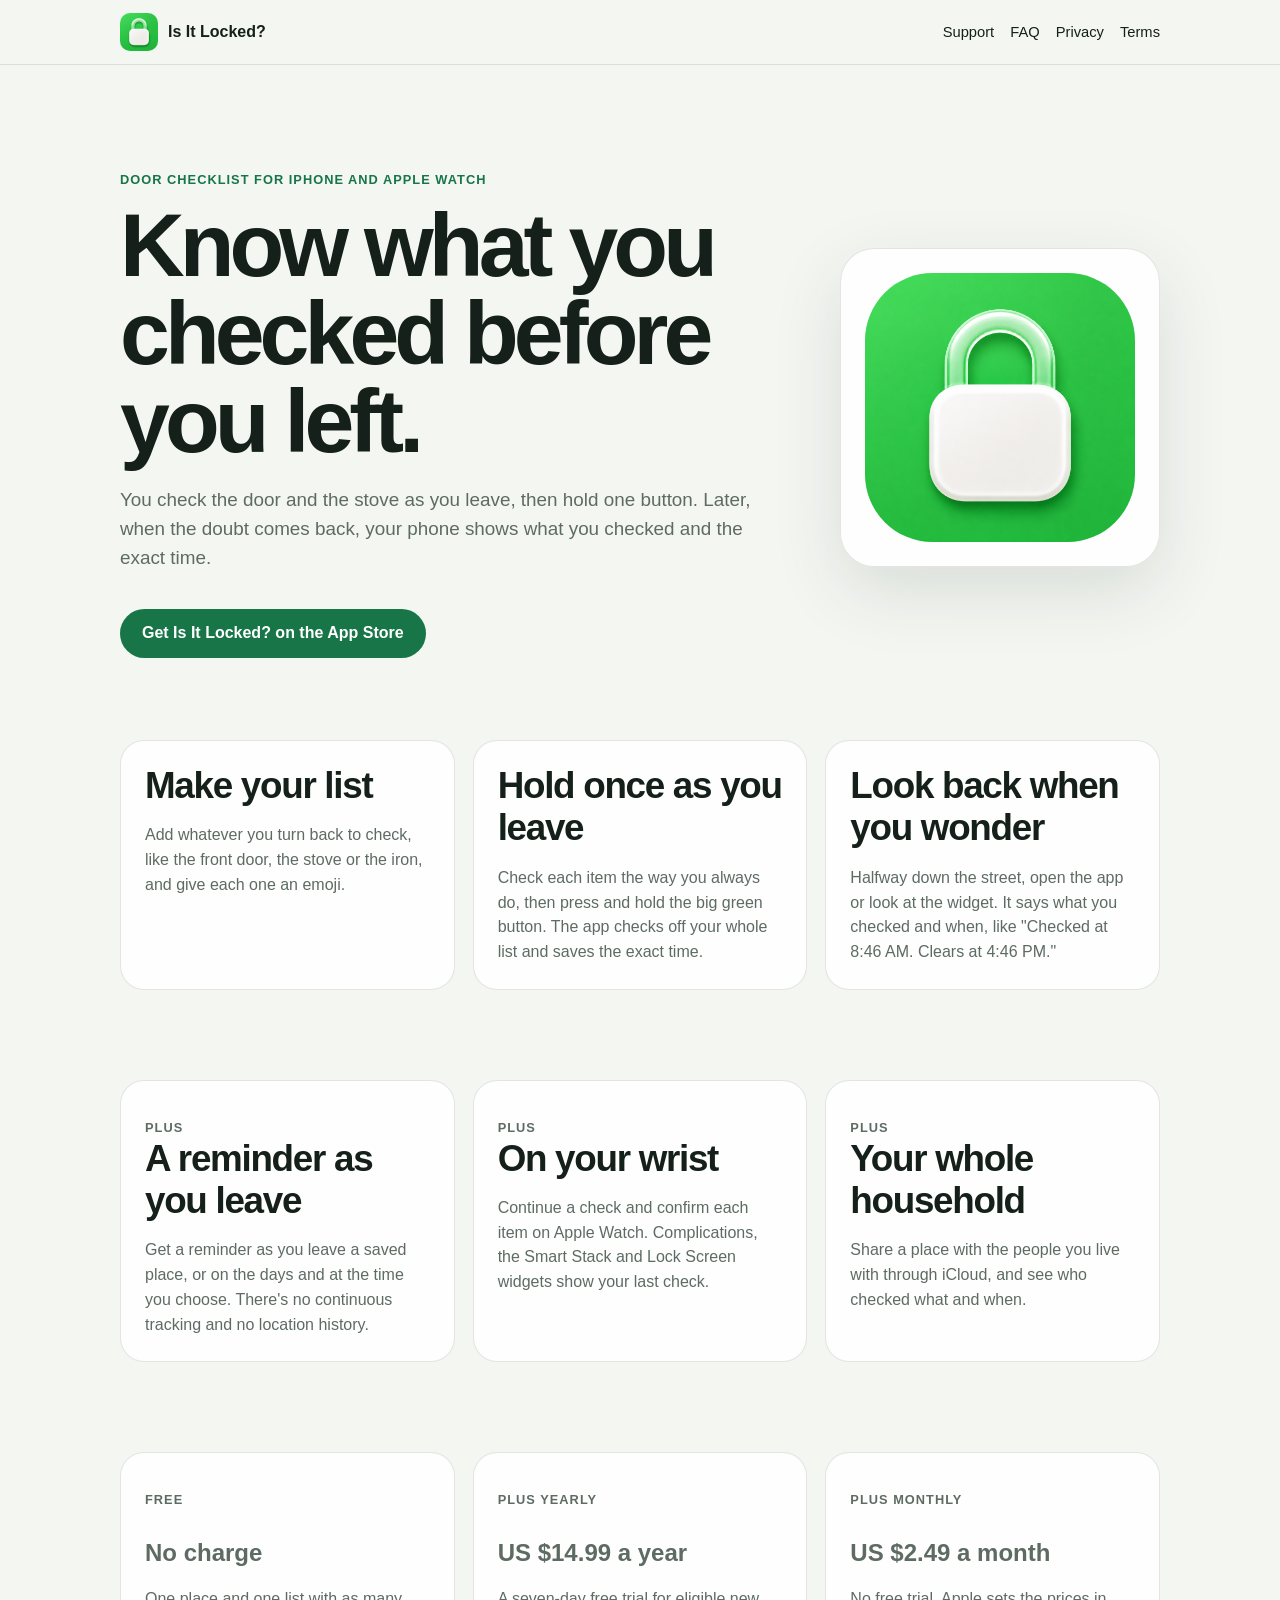
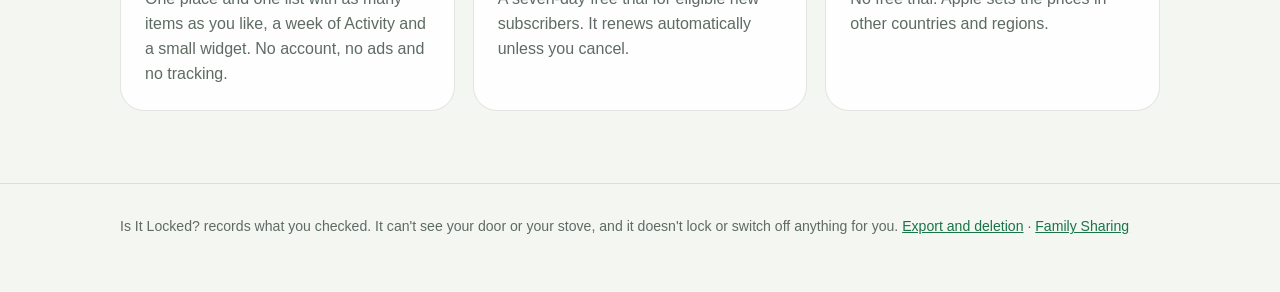
<file: index.html>
<!doctype html>
<html lang="en">
<head>
  <meta charset="utf-8">
  <meta name="viewport" content="width=device-width, initial-scale=1">
  <title>Is It Locked? Door Checklist</title>
  <meta name="description" content="You check the door and the stove as you leave, then hold one button. Later, your phone shows what you checked and the exact time.">
  <link rel="canonical" href="https://victorhumenhuk.github.io/isitlocked-support/">
  <meta name="apple-itunes-app" content="app-id=6813531030">
  <meta property="og:title" content="Is It Locked? Door Checklist">
  <meta property="og:description" content="You check the door and the stove as you leave, then hold one button. Later, your phone shows what you checked and the exact time.">
  <meta property="og:type" content="website">
  <meta property="og:url" content="https://victorhumenhuk.github.io/isitlocked-support/">
  <meta property="og:image" content="https://victorhumenhuk.github.io/isitlocked-support/assets/app-icon.png">
  <link rel="stylesheet" href="assets/site.css">
  <script type="application/ld+json">{"@context":"https://schema.org","@type":"SoftwareApplication","name":"Is It Locked?","applicationCategory":"UtilitiesApplication","operatingSystem":"iOS 27, watchOS 27","description":"A door checklist for iPhone and Apple Watch that records what you checked and when.","installUrl":"https://apps.apple.com/app/id6813531030","offers":[{"@type":"Offer","price":"0","priceCurrency":"USD"},{"@type":"Offer","price":"2.49","priceCurrency":"USD"},{"@type":"Offer","price":"14.99","priceCurrency":"USD"}]}</script>
</head>
<body>
  <header class="site-header"><nav class="wrap nav" aria-label="Primary"><a class="brand" href="index.html"><img src="assets/app-icon.png" alt=""><span>Is It Locked?</span></a><div class="links"><a href="support.html">Support</a><a href="faq.html">FAQ</a><a href="privacy.html">Privacy</a><a href="terms.html">Terms</a></div></nav></header>
  <main>
    <section class="wrap hero"><div><p class="eyebrow">Door checklist for iPhone and Apple Watch</p><h1>Know what you checked before you left.</h1><p class="lede">You check the door and the stove as you leave, then hold one button. Later, when the doubt comes back, your phone shows what you checked and the exact time.</p><a class="store-link" href="https://apps.apple.com/app/id6813531030">Get Is It Locked? on the App Store</a></div><div class="icon-card"><img src="assets/app-icon.png" alt="The Is It Locked? green layered padlock icon"></div></section>
    <section class="wrap grid" aria-label="How it works"><article class="card"><h2>Make your list</h2><p>Add whatever you turn back to check, like the front door, the stove or the iron, and give each one an emoji.</p></article><article class="card"><h2>Hold once as you leave</h2><p>Check each item the way you always do, then press and hold the big green button. The app checks off your whole list and saves the exact time.</p></article><article class="card"><h2>Look back when you wonder</h2><p>Halfway down the street, open the app or look at the widget. It says what you checked and when, like "Checked at 8:46 AM. Clears at 4:46 PM."</p></article></section>
    <section class="wrap grid" aria-label="With Plus"><article class="card"><p class="eyebrow">Plus</p><h2>A reminder as you leave</h2><p>Get a reminder as you leave a saved place, or on the days and at the time you choose. There's no continuous tracking and no location history.</p></article><article class="card"><p class="eyebrow">Plus</p><h2>On your wrist</h2><p>Continue a check and confirm each item on Apple Watch. Complications, the Smart Stack and Lock Screen widgets show your last check.</p></article><article class="card"><p class="eyebrow">Plus</p><h2>Your whole household</h2><p>Share a place with the people you live with through iCloud, and see who checked what and when.</p></article></section>
    <section class="wrap grid" aria-label="Pricing"><article class="card"><p class="eyebrow">Free</p><p class="price">No charge</p><p>One place and one list with as many items as you like, a week of Activity and a small widget. No account, no ads and no tracking.</p></article><article class="card"><p class="eyebrow">Plus yearly</p><p class="price">US $14.99 a year</p><p>A seven-day free trial for eligible new subscribers. It renews automatically unless you cancel.</p></article><article class="card"><p class="eyebrow">Plus monthly</p><p class="price">US $2.49 a month</p><p>No free trial. Apple sets the prices in other countries and regions.</p></article></section>
  </main>
  <footer><div class="wrap">Is It Locked? records what you checked. It can't see your door or your stove, and it doesn't lock or switch off anything for you. <a href="export-delete.html">Export and deletion</a> · <a href="family-sharing.html">Family Sharing</a></div></footer>
</body>
</html>
</file>
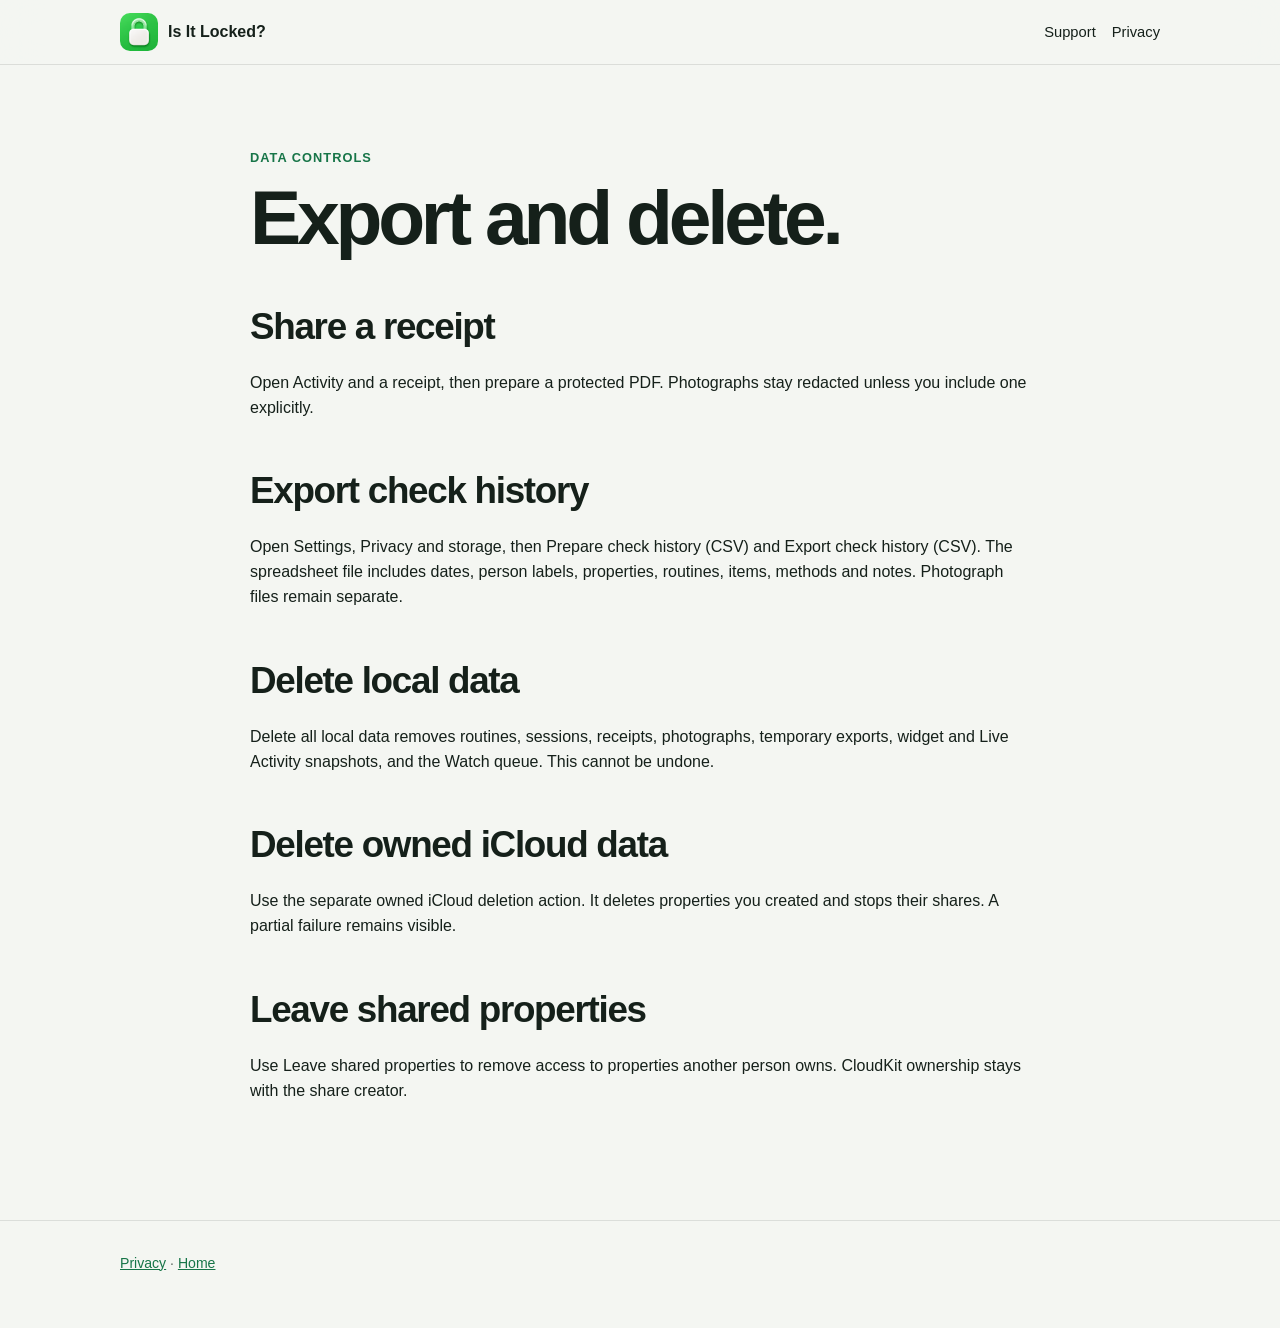
<file: export-delete.html>
<!doctype html>
<html lang="en">
<head>
  <meta charset="utf-8">
  <meta name="viewport" content="width=device-width, initial-scale=1">
  <title>Export and deletion · Is It Locked?</title>
  <meta name="description" content="How to export receipts or delete Is It Locked? data.">
  <link rel="canonical" href="https://victorhumenhuk.github.io/isitlocked-support/export-delete.html">
  <link rel="stylesheet" href="assets/site.css">
</head>
<body>
  <header class="site-header"><nav class="wrap nav" aria-label="Primary"><a class="brand" href="index.html"><img src="assets/app-icon.png" alt=""><span>Is It Locked?</span></a><div class="links"><a href="support.html">Support</a><a href="privacy.html">Privacy</a></div></nav></header>
  <main class="wrap page">
    <p class="eyebrow">Data controls</p>
    <h1>Export and delete.</h1>
    <h2>Share a receipt</h2><p>Open Activity and a receipt, then prepare a protected PDF. Photographs stay redacted unless you include one explicitly.</p>
    <h2>Export check history</h2><p>Open Settings, Privacy and storage, then Prepare check history (CSV) and Export check history (CSV). The spreadsheet file includes dates, person labels, properties, routines, items, methods and notes. Photograph files remain separate.</p>
    <h2>Delete local data</h2><p>Delete all local data removes routines, sessions, receipts, photographs, temporary exports, widget and Live Activity snapshots, and the Watch queue. This cannot be undone.</p>
    <h2>Delete owned iCloud data</h2><p>Use the separate owned iCloud deletion action. It deletes properties you created and stops their shares. A partial failure remains visible.</p>
    <h2>Leave shared properties</h2><p>Use Leave shared properties to remove access to properties another person owns. CloudKit ownership stays with the share creator.</p>
  </main>
  <footer><div class="wrap"><a href="privacy.html">Privacy</a> · <a href="index.html">Home</a></div></footer>
</body>
</html>
</file>
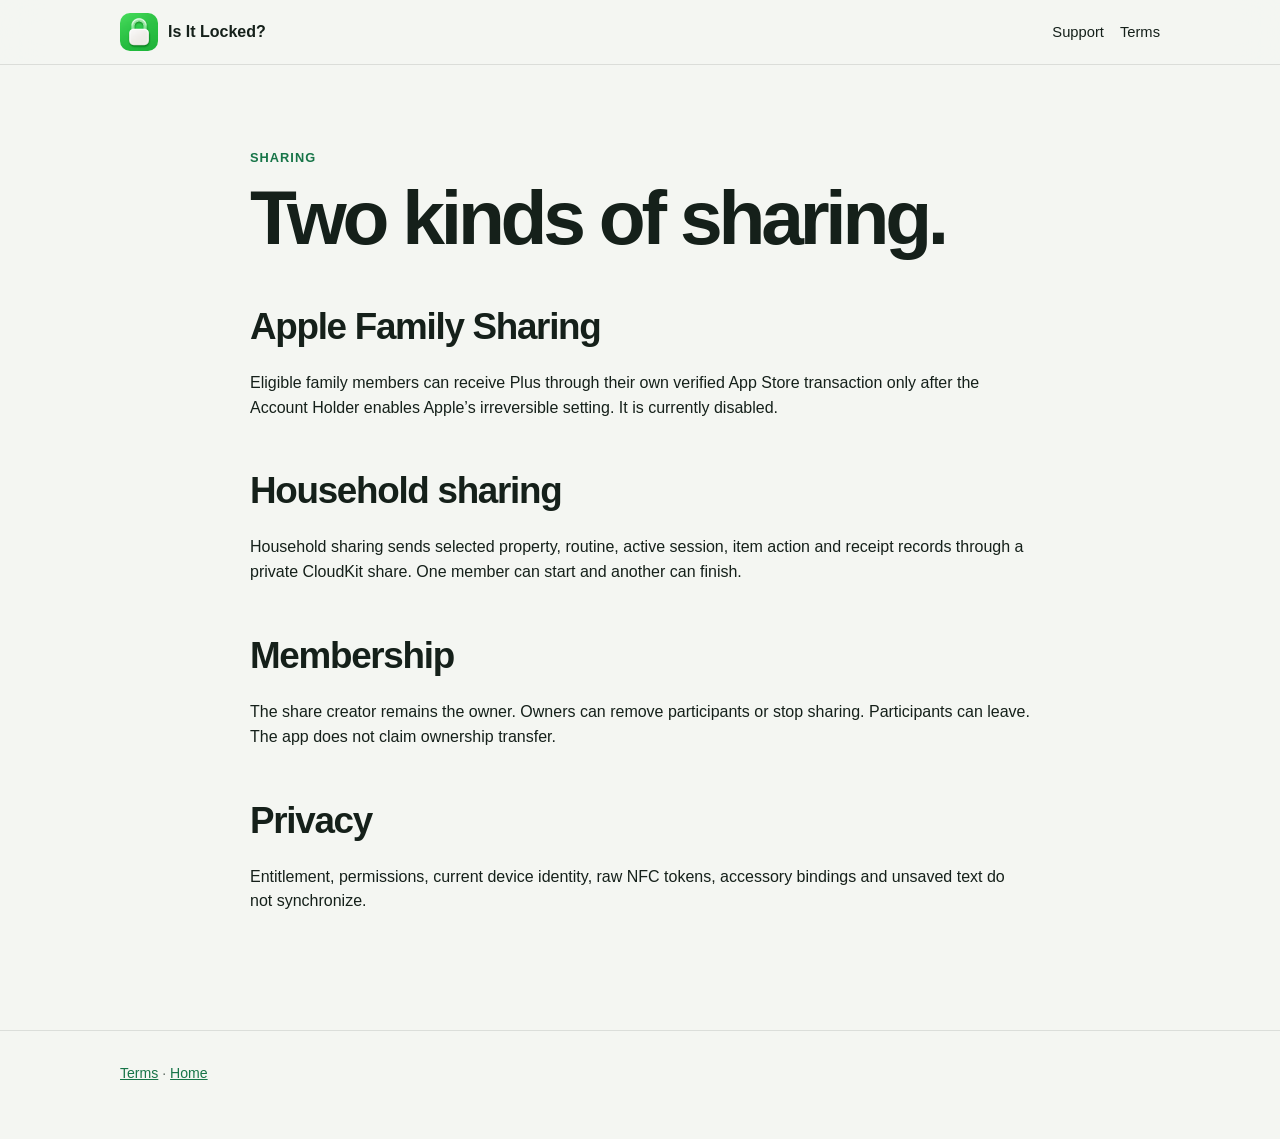
<file: family-sharing.html>
<!doctype html>
<html lang="en">
<head>
  <meta charset="utf-8">
  <meta name="viewport" content="width=device-width, initial-scale=1">
  <title>Family Sharing · Is It Locked?</title>
  <meta name="description" content="How Apple Family Sharing and private household sharing differ.">
  <link rel="canonical" href="https://victorhumenhuk.github.io/isitlocked-support/family-sharing.html">
  <link rel="stylesheet" href="assets/site.css">
</head>
<body>
  <header class="site-header"><nav class="wrap nav" aria-label="Primary"><a class="brand" href="index.html"><img src="assets/app-icon.png" alt=""><span>Is It Locked?</span></a><div class="links"><a href="support.html">Support</a><a href="terms.html">Terms</a></div></nav></header>
  <main class="wrap page">
    <p class="eyebrow">Sharing</p>
    <h1>Two kinds of sharing.</h1>
    <h2>Apple Family Sharing</h2><p>Eligible family members can receive Plus through their own verified App Store transaction only after the Account Holder enables Apple’s irreversible setting. It is currently disabled.</p>
    <h2>Household sharing</h2><p>Household sharing sends selected property, routine, active session, item action and receipt records through a private CloudKit share. One member can start and another can finish.</p>
    <h2>Membership</h2><p>The share creator remains the owner. Owners can remove participants or stop sharing. Participants can leave. The app does not claim ownership transfer.</p>
    <h2>Privacy</h2><p>Entitlement, permissions, current device identity, raw NFC tokens, accessory bindings and unsaved text do not synchronize.</p>
  </main>
  <footer><div class="wrap"><a href="terms.html">Terms</a> · <a href="index.html">Home</a></div></footer>
</body>
</html>
</file>
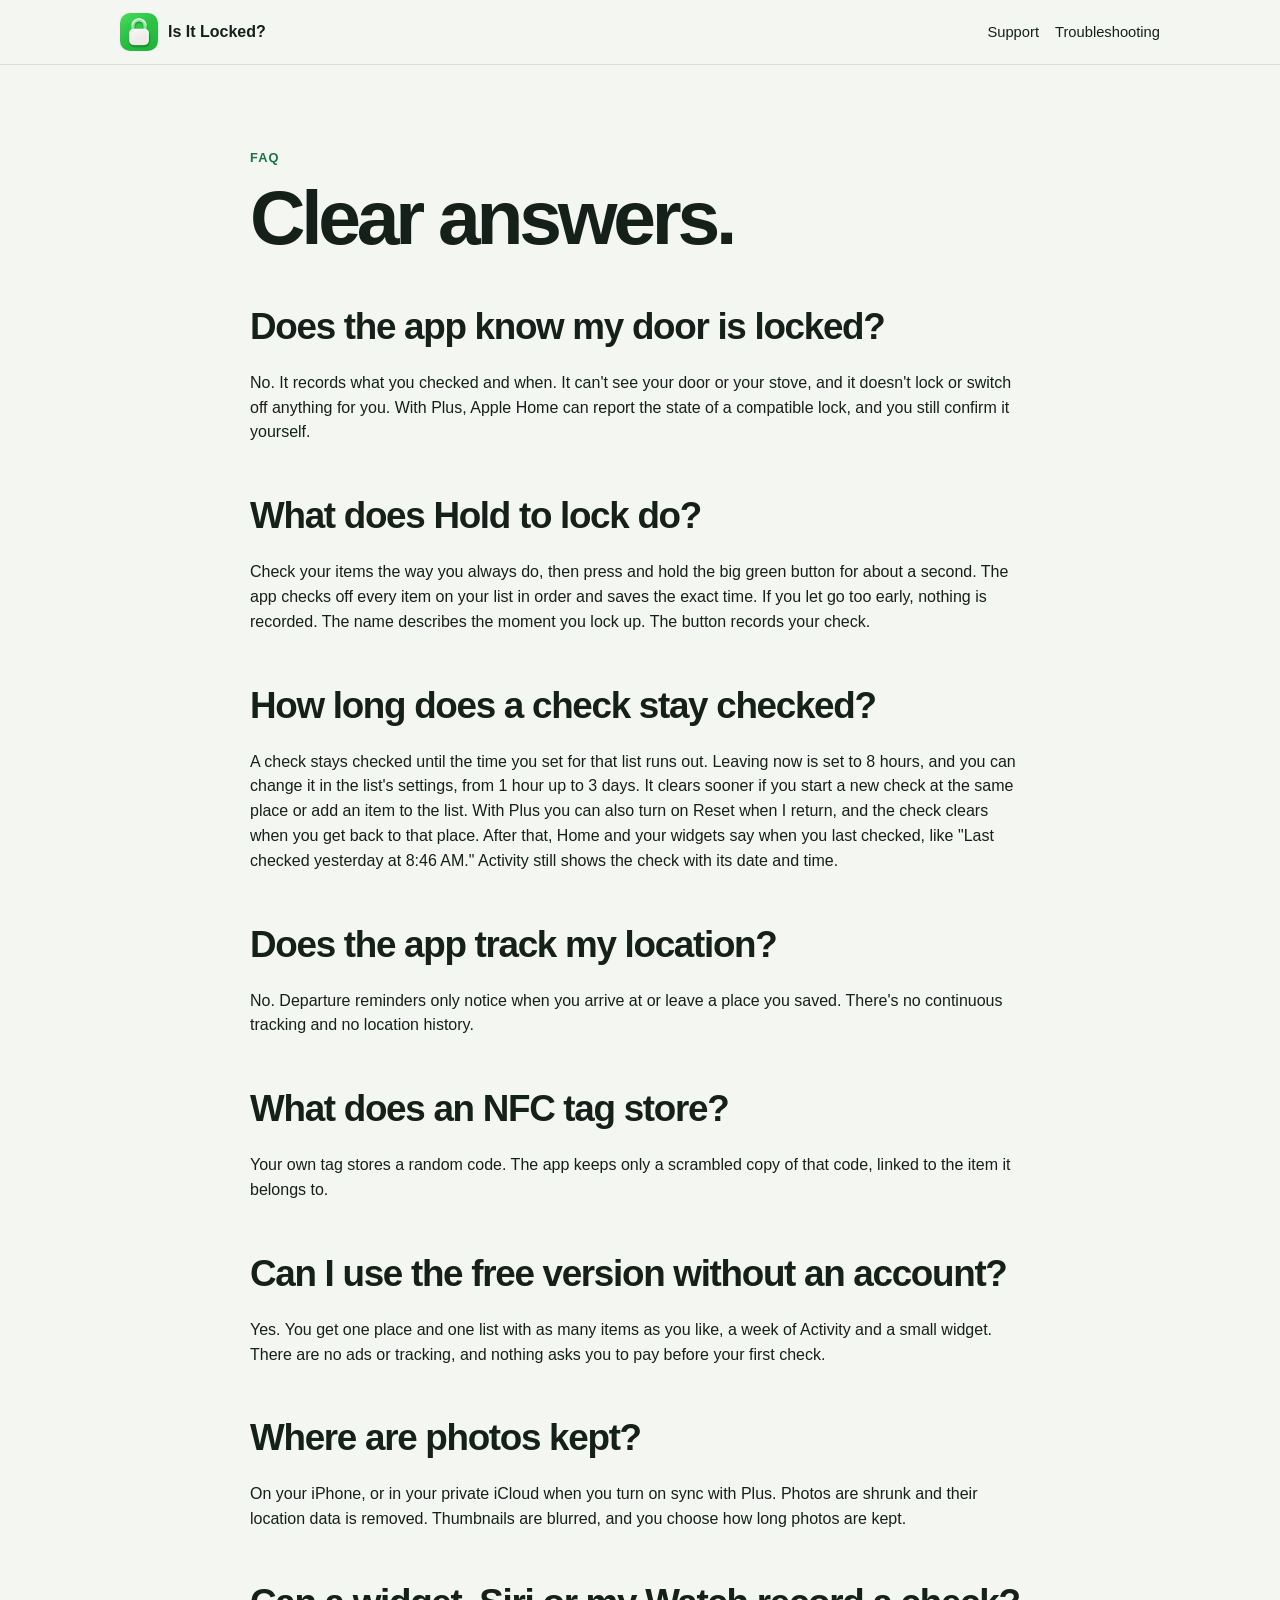
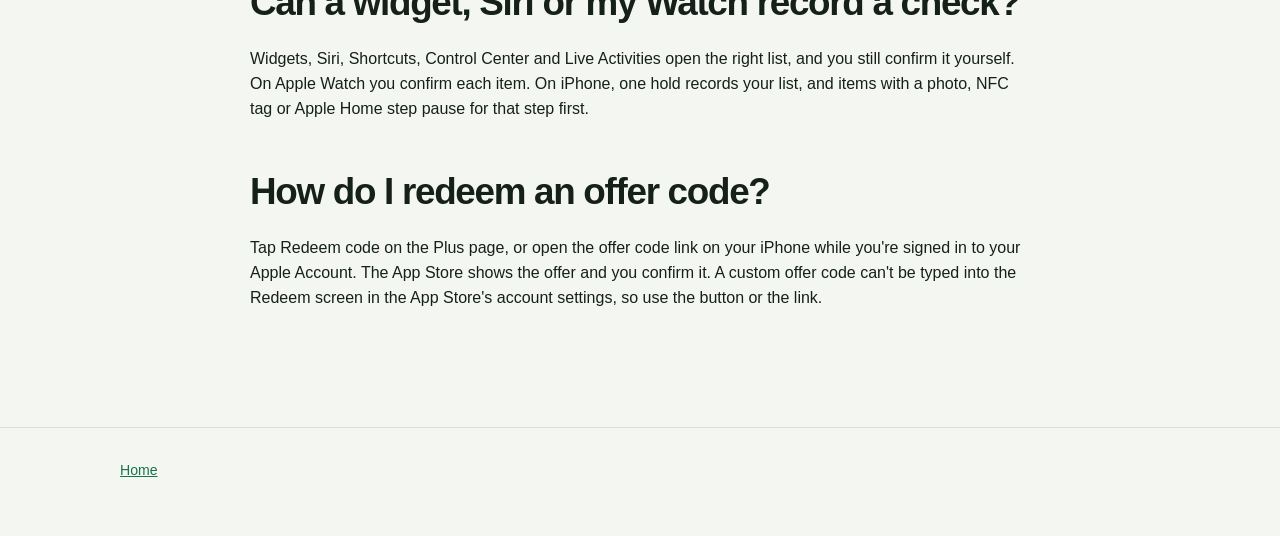
<file: faq.html>
<!doctype html><html lang="en"><head><meta charset="utf-8"><meta name="viewport" content="width=device-width, initial-scale=1"><title>FAQ · Is It Locked?</title><meta name="description" content="Answers about Hold to lock, how long a check stays checked, reminders, NFC, Apple Home, photos, Apple Watch and Plus."><link rel="canonical" href="https://victorhumenhuk.github.io/isitlocked-support/faq.html"><link rel="stylesheet" href="assets/site.css"></head><body><header class="site-header"><nav class="wrap nav" aria-label="Primary"><a class="brand" href="index.html"><img src="assets/app-icon.png" alt=""><span>Is It Locked?</span></a><div class="links"><a href="support.html">Support</a><a href="troubleshooting.html">Troubleshooting</a></div></nav></header><main class="wrap page"><p class="eyebrow">FAQ</p><h1>Clear answers.</h1><h2>Does the app know my door is locked?</h2><p>No. It records what you checked and when. It can't see your door or your stove, and it doesn't lock or switch off anything for you. With Plus, Apple Home can report the state of a compatible lock, and you still confirm it yourself.</p><h2>What does Hold to lock do?</h2><p>Check your items the way you always do, then press and hold the big green button for about a second. The app checks off every item on your list in order and saves the exact time. If you let go too early, nothing is recorded. The name describes the moment you lock up. The button records your check.</p><h2>How long does a check stay checked?</h2><p>A check stays checked until the time you set for that list runs out. Leaving now is set to 8 hours, and you can change it in the list's settings, from 1 hour up to 3 days. It clears sooner if you start a new check at the same place or add an item to the list. With Plus you can also turn on Reset when I return, and the check clears when you get back to that place. After that, Home and your widgets say when you last checked, like "Last checked yesterday at 8:46 AM." Activity still shows the check with its date and time.</p><h2>Does the app track my location?</h2><p>No. Departure reminders only notice when you arrive at or leave a place you saved. There's no continuous tracking and no location history.</p><h2>What does an NFC tag store?</h2><p>Your own tag stores a random code. The app keeps only a scrambled copy of that code, linked to the item it belongs to.</p><h2>Can I use the free version without an account?</h2><p>Yes. You get one place and one list with as many items as you like, a week of Activity and a small widget. There are no ads or tracking, and nothing asks you to pay before your first check.</p><h2>Where are photos kept?</h2><p>On your iPhone, or in your private iCloud when you turn on sync with Plus. Photos are shrunk and their location data is removed. Thumbnails are blurred, and you choose how long photos are kept.</p><h2>Can a widget, Siri or my Watch record a check?</h2><p>Widgets, Siri, Shortcuts, Control Center and Live Activities open the right list, and you still confirm it yourself. On Apple Watch you confirm each item. On iPhone, one hold records your list, and items with a photo, NFC tag or Apple Home step pause for that step first.</p><h2>How do I redeem an offer code?</h2><p>Tap Redeem code on the Plus page, or open the offer code link on your iPhone while you're signed in to your Apple Account. The App Store shows the offer and you confirm it. A custom offer code can't be typed into the Redeem screen in the App Store's account settings, so use the button or the link.</p></main><footer><div class="wrap"><a href="index.html">Home</a></div></footer></body></html>
</file>
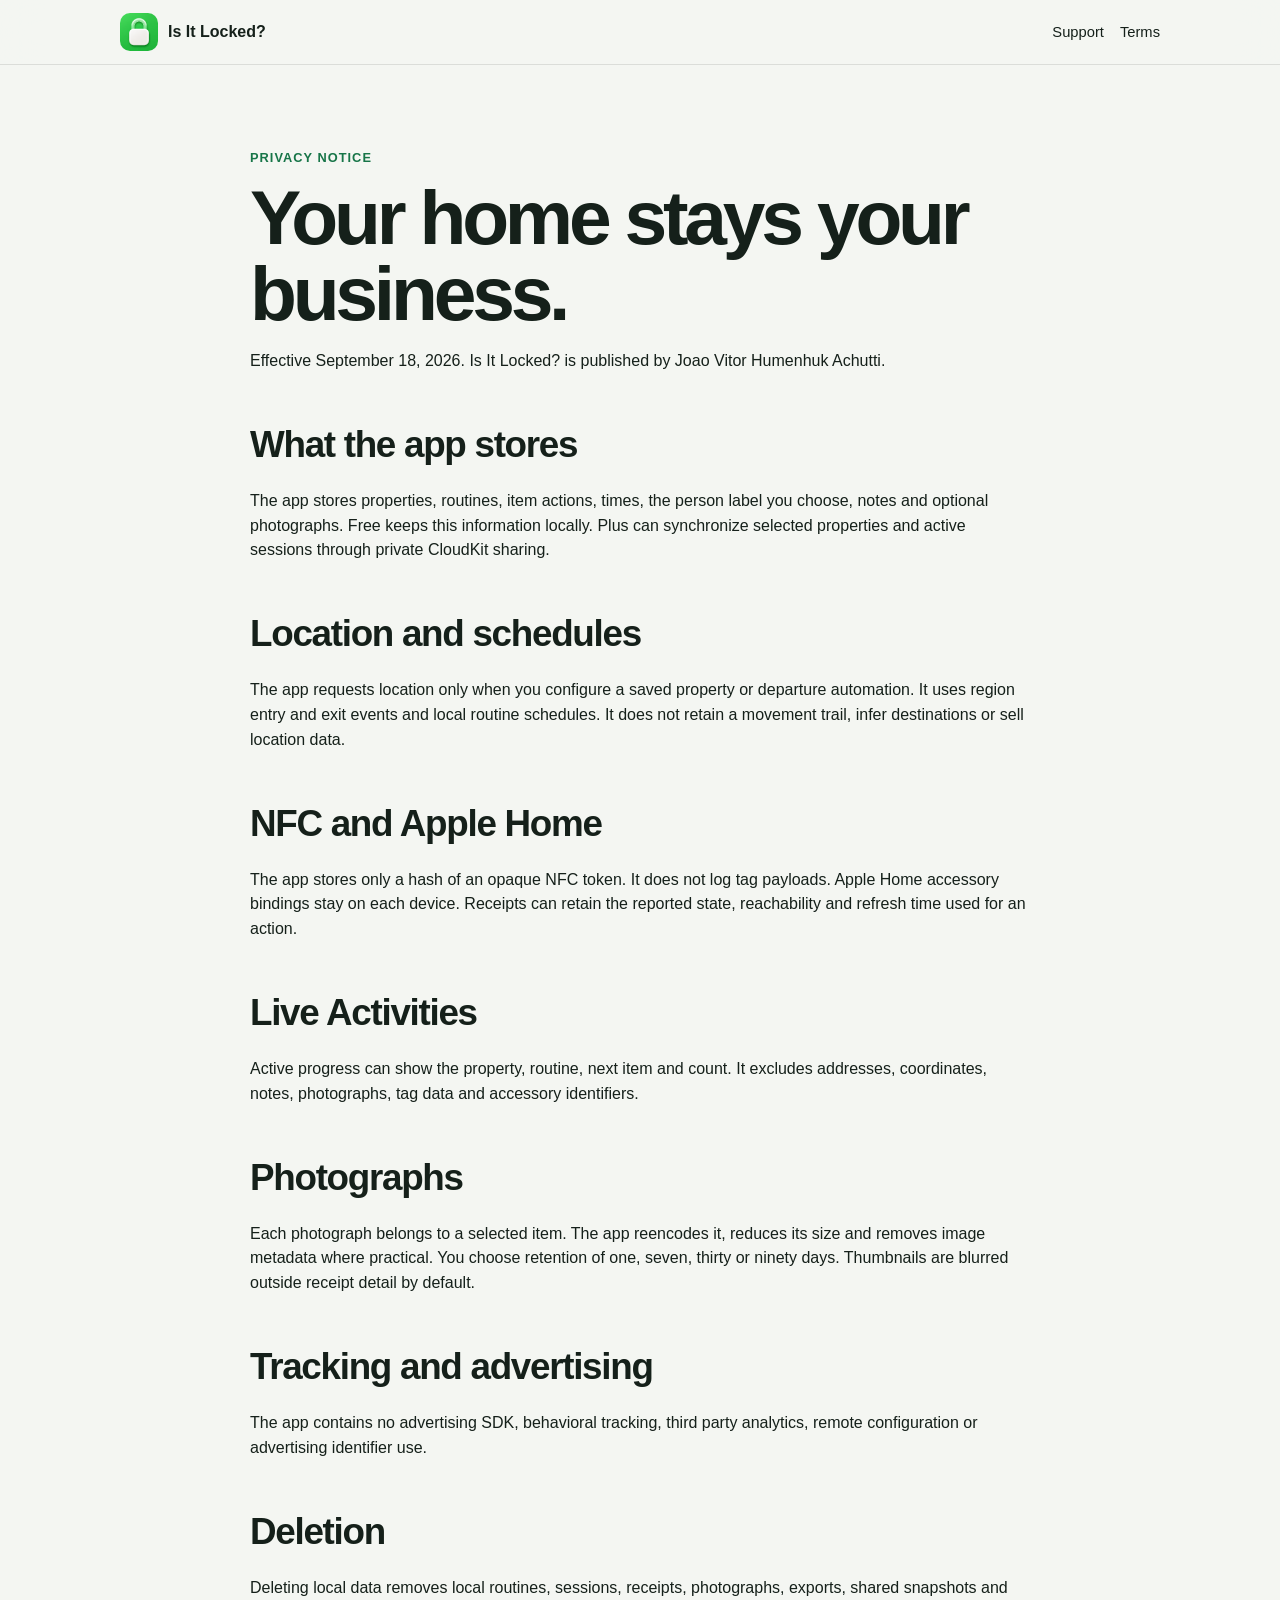
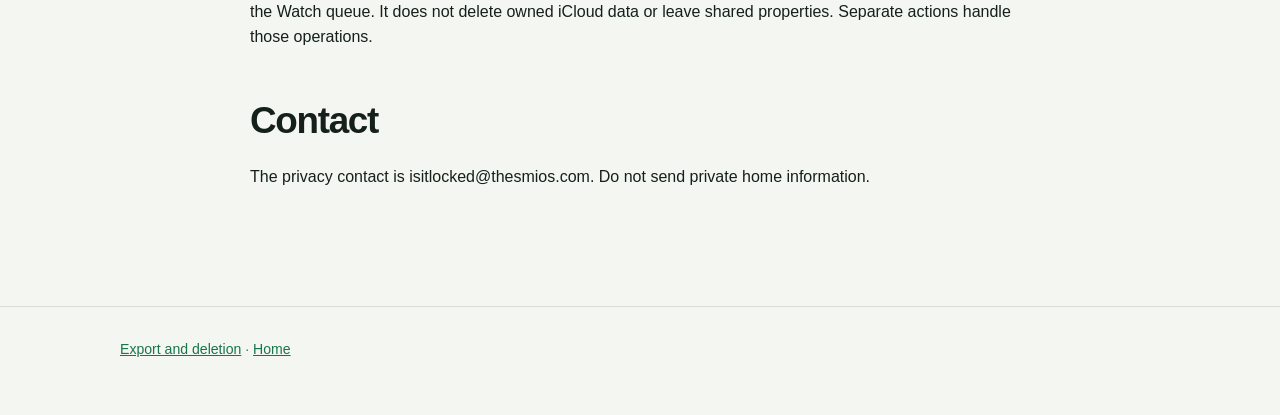
<file: privacy.html>
<!doctype html><html lang="en"><head><meta charset="utf-8"><meta name="viewport" content="width=device-width, initial-scale=1"><title>Privacy · Is It Locked?</title><meta name="description" content="How Is It Locked? handles routines, photographs, NFC, Apple Home, location and private iCloud sharing."><link rel="canonical" href="https://victorhumenhuk.github.io/isitlocked-support/privacy.html"><link rel="stylesheet" href="assets/site.css"></head><body><header class="site-header"><nav class="wrap nav" aria-label="Primary"><a class="brand" href="index.html"><img src="assets/app-icon.png" alt=""><span>Is It Locked?</span></a><div class="links"><a href="support.html">Support</a><a href="terms.html">Terms</a></div></nav></header><main class="wrap page"><p class="eyebrow">Privacy notice</p><h1>Your home stays your business.</h1><p>Effective September 18, 2026. Is It Locked? is published by Joao Vitor Humenhuk Achutti.</p><h2>What the app stores</h2><p>The app stores properties, routines, item actions, times, the person label you choose, notes and optional photographs. Free keeps this information locally. Plus can synchronize selected properties and active sessions through private CloudKit sharing.</p><h2>Location and schedules</h2><p>The app requests location only when you configure a saved property or departure automation. It uses region entry and exit events and local routine schedules. It does not retain a movement trail, infer destinations or sell location data.</p><h2>NFC and Apple Home</h2><p>The app stores only a hash of an opaque NFC token. It does not log tag payloads. Apple Home accessory bindings stay on each device. Receipts can retain the reported state, reachability and refresh time used for an action.</p><h2>Live Activities</h2><p>Active progress can show the property, routine, next item and count. It excludes addresses, coordinates, notes, photographs, tag data and accessory identifiers.</p><h2>Photographs</h2><p>Each photograph belongs to a selected item. The app reencodes it, reduces its size and removes image metadata where practical. You choose retention of one, seven, thirty or ninety days. Thumbnails are blurred outside receipt detail by default.</p><h2>Tracking and advertising</h2><p>The app contains no advertising SDK, behavioral tracking, third party analytics, remote configuration or advertising identifier use.</p><h2>Deletion</h2><p>Deleting local data removes local routines, sessions, receipts, photographs, exports, shared snapshots and the Watch queue. It does not delete owned iCloud data or leave shared properties. Separate actions handle those operations.</p><h2>Contact</h2><p>The privacy contact is isitlocked@thesmios.com. Do not send private home information.</p></main><footer><div class="wrap"><a href="export-delete.html">Export and deletion</a> · <a href="index.html">Home</a></div></footer></body></html>
</file>
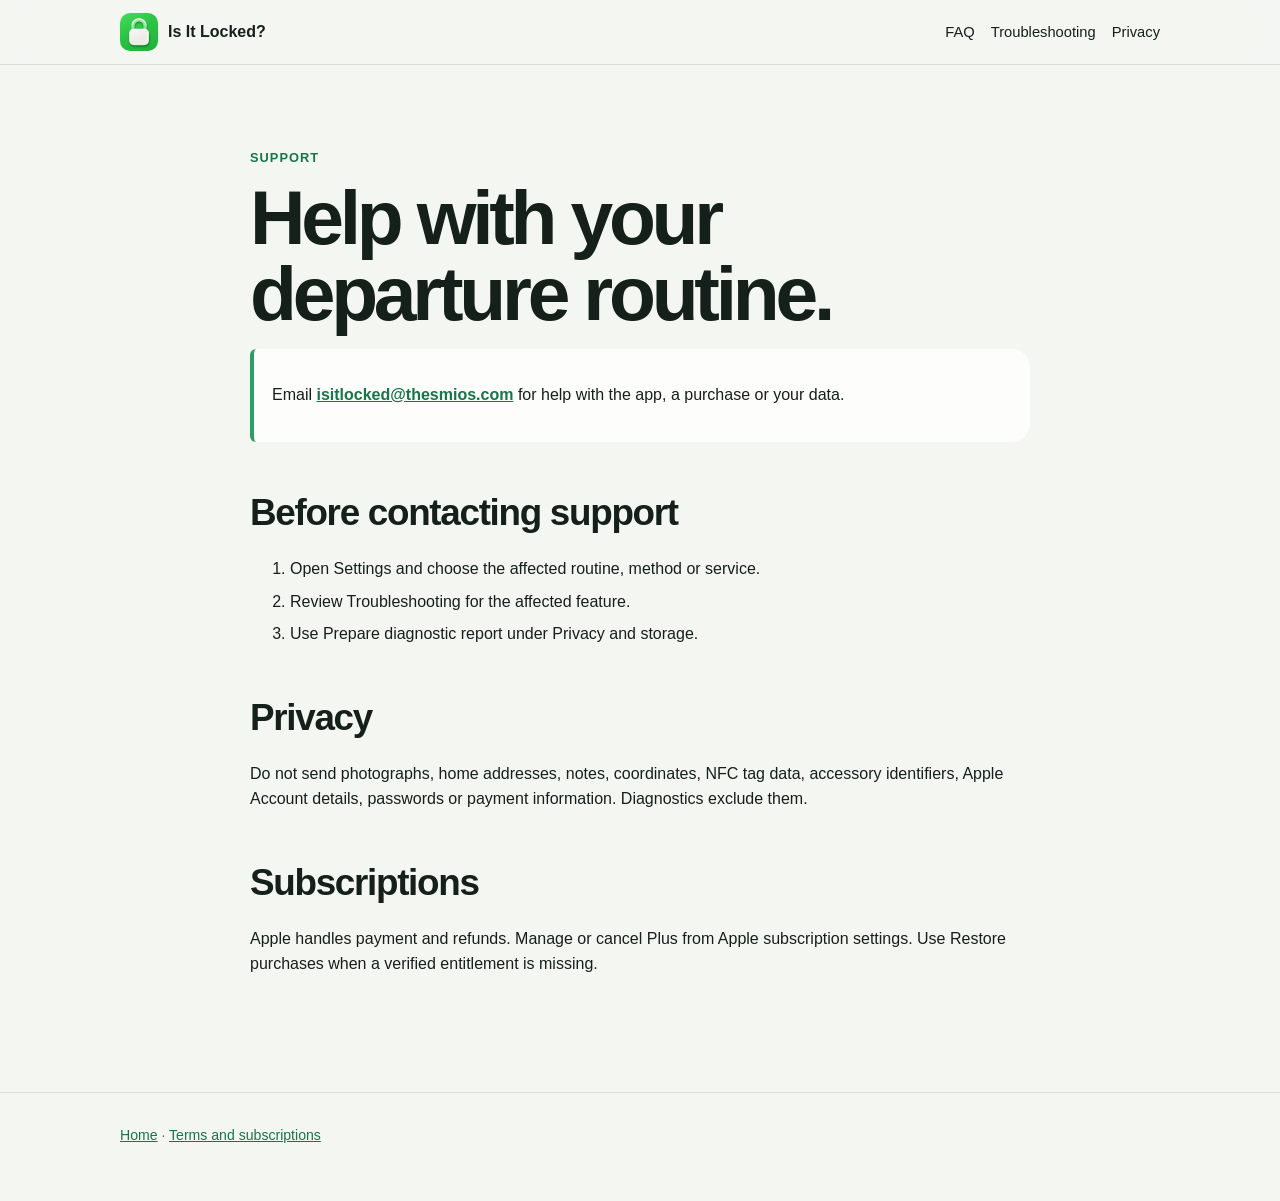
<file: support.html>
<!doctype html>
<html lang="en">
<head>
  <meta charset="utf-8">
  <meta name="viewport" content="width=device-width, initial-scale=1">
  <title>Support · Is It Locked?</title>
  <meta name="description" content="Support for departure routines, NFC, Apple Home, reminders, Live Activities, Apple Watch and subscriptions.">
  <link rel="canonical" href="https://victorhumenhuk.github.io/isitlocked-support/support.html">
  <link rel="stylesheet" href="assets/site.css">
</head>
<body>
  <header class="site-header"><nav class="wrap nav" aria-label="Primary"><a class="brand" href="index.html"><img src="assets/app-icon.png" alt=""><span>Is It Locked?</span></a><div class="links"><a href="faq.html">FAQ</a><a href="troubleshooting.html">Troubleshooting</a><a href="privacy.html">Privacy</a></div></nav></header>
  <main class="wrap page">
    <p class="eyebrow">Support</p>
    <h1>Help with your departure routine.</h1>
    <div class="notice"><p>Email <strong><a href="mailto:isitlocked@thesmios.com">isitlocked@thesmios.com</a></strong> for help with the app, a purchase or your data.</p></div>
    <h2>Before contacting support</h2>
    <ol><li>Open Settings and choose the affected routine, method or service.</li><li>Review Troubleshooting for the affected feature.</li><li>Use Prepare diagnostic report under Privacy and storage.</li></ol>
    <h2>Privacy</h2>
    <p>Do not send photographs, home addresses, notes, coordinates, NFC tag data, accessory identifiers, Apple Account details, passwords or payment information. Diagnostics exclude them.</p>
    <h2>Subscriptions</h2>
    <p>Apple handles payment and refunds. Manage or cancel Plus from Apple subscription settings. Use Restore purchases when a verified entitlement is missing.</p>
  </main>
  <footer><div class="wrap"><a href="index.html">Home</a> · <a href="terms.html">Terms and subscriptions</a></div></footer>
</body>
</html>
</file>
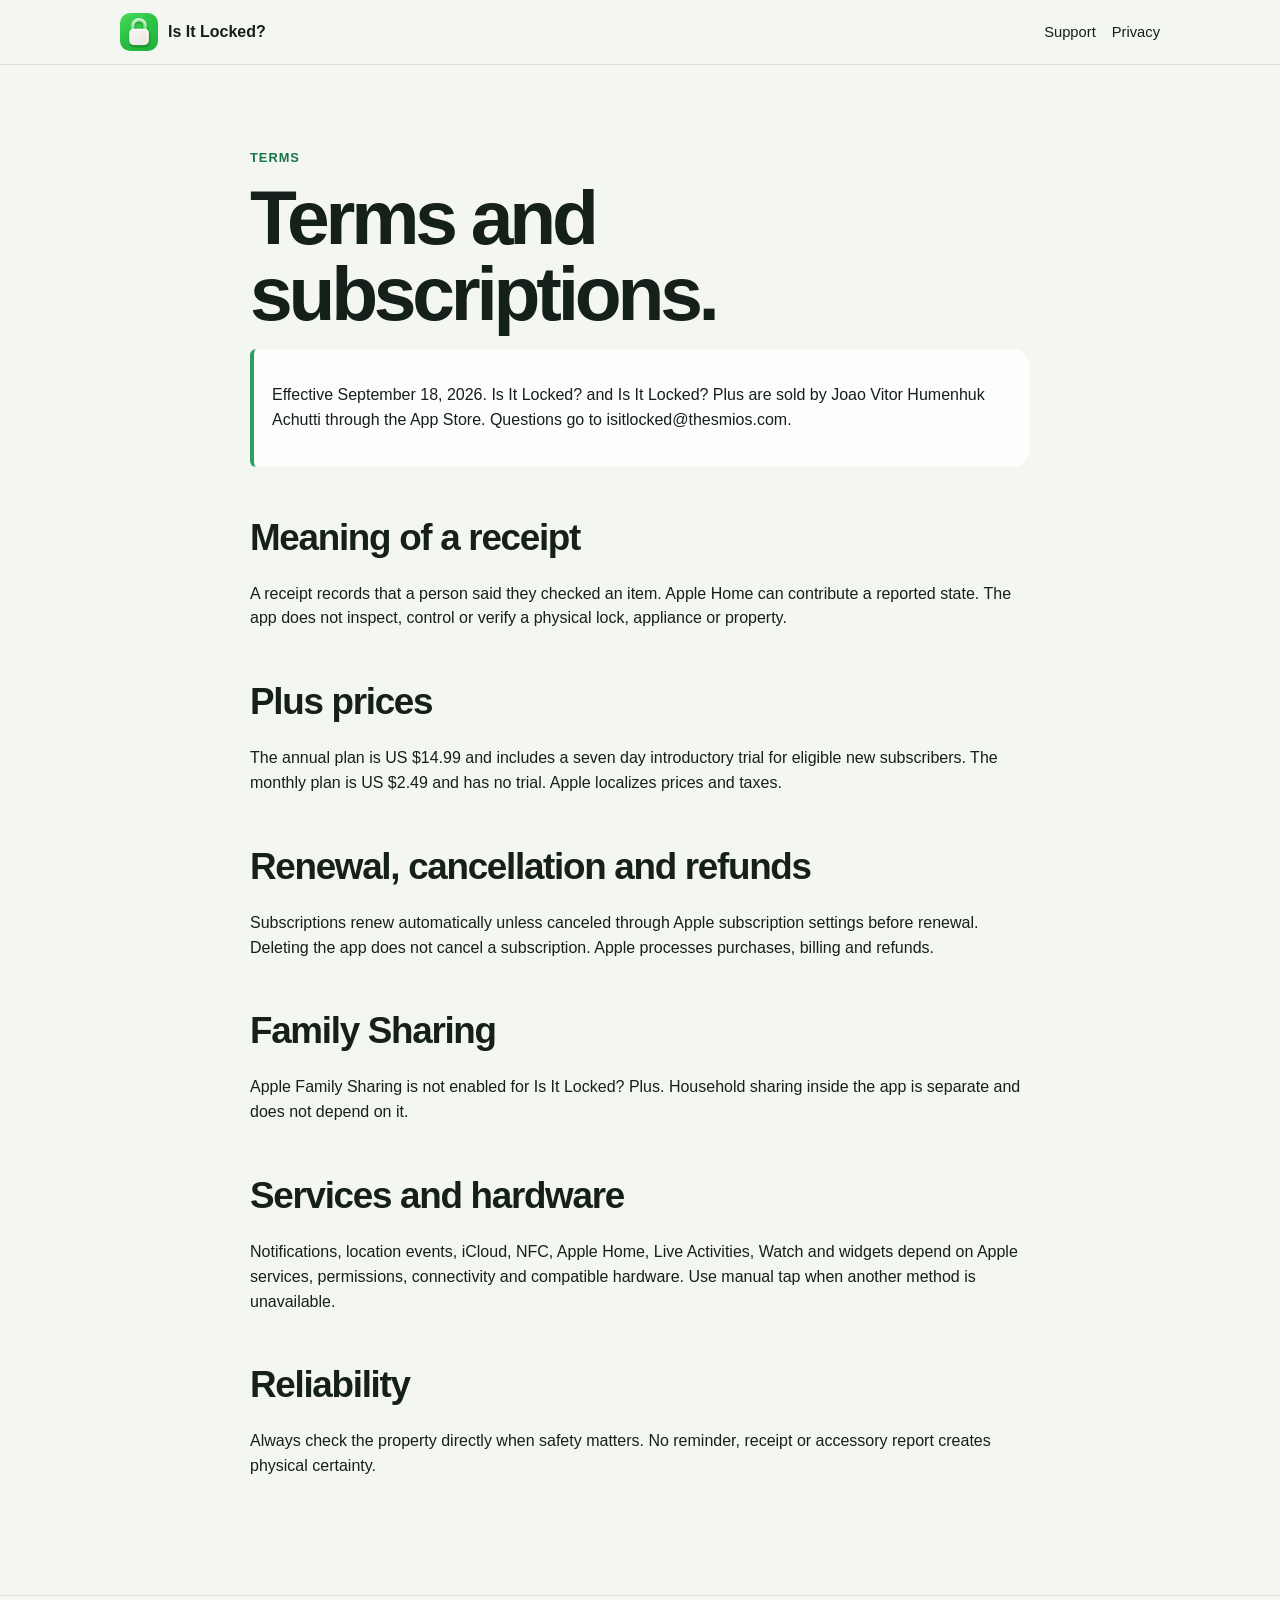
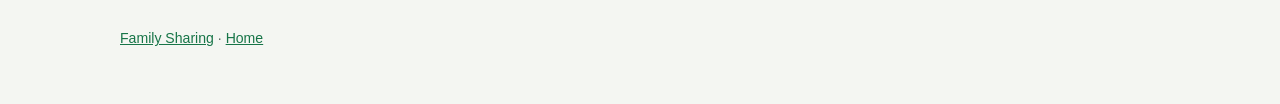
<file: terms.html>
<!doctype html>
<html lang="en">
<head>
  <meta charset="utf-8">
  <meta name="viewport" content="width=device-width, initial-scale=1">
  <title>Terms and subscriptions · Is It Locked?</title>
  <meta name="description" content="Terms and subscription information for Is It Locked? Plus.">
  <link rel="canonical" href="https://victorhumenhuk.github.io/isitlocked-support/terms.html">
  <link rel="stylesheet" href="assets/site.css">
</head>
<body>
  <header class="site-header"><nav class="wrap nav" aria-label="Primary"><a class="brand" href="index.html"><img src="assets/app-icon.png" alt=""><span>Is It Locked?</span></a><div class="links"><a href="support.html">Support</a><a href="privacy.html">Privacy</a></div></nav></header>
  <main class="wrap page">
    <p class="eyebrow">Terms</p>
    <h1>Terms and subscriptions.</h1>
    <div class="notice"><p>Effective September 18, 2026. Is It Locked? and Is It Locked? Plus are sold by Joao Vitor Humenhuk Achutti through the App Store. Questions go to isitlocked@thesmios.com.</p></div>
    <h2>Meaning of a receipt</h2><p>A receipt records that a person said they checked an item. Apple Home can contribute a reported state. The app does not inspect, control or verify a physical lock, appliance or property.</p>
    <h2>Plus prices</h2><p>The annual plan is US $14.99 and includes a seven day introductory trial for eligible new subscribers. The monthly plan is US $2.49 and has no trial. Apple localizes prices and taxes.</p>
    <h2>Renewal, cancellation and refunds</h2><p>Subscriptions renew automatically unless canceled through Apple subscription settings before renewal. Deleting the app does not cancel a subscription. Apple processes purchases, billing and refunds.</p>
    <h2>Family Sharing</h2><p>Apple Family Sharing is not enabled for Is It Locked? Plus. Household sharing inside the app is separate and does not depend on it.</p>
    <h2>Services and hardware</h2><p>Notifications, location events, iCloud, NFC, Apple Home, Live Activities, Watch and widgets depend on Apple services, permissions, connectivity and compatible hardware. Use manual tap when another method is unavailable.</p>
    <h2>Reliability</h2><p>Always check the property directly when safety matters. No reminder, receipt or accessory report creates physical certainty.</p>
  </main>
  <footer><div class="wrap"><a href="family-sharing.html">Family Sharing</a> · <a href="index.html">Home</a></div></footer>
</body>
</html>
</file>
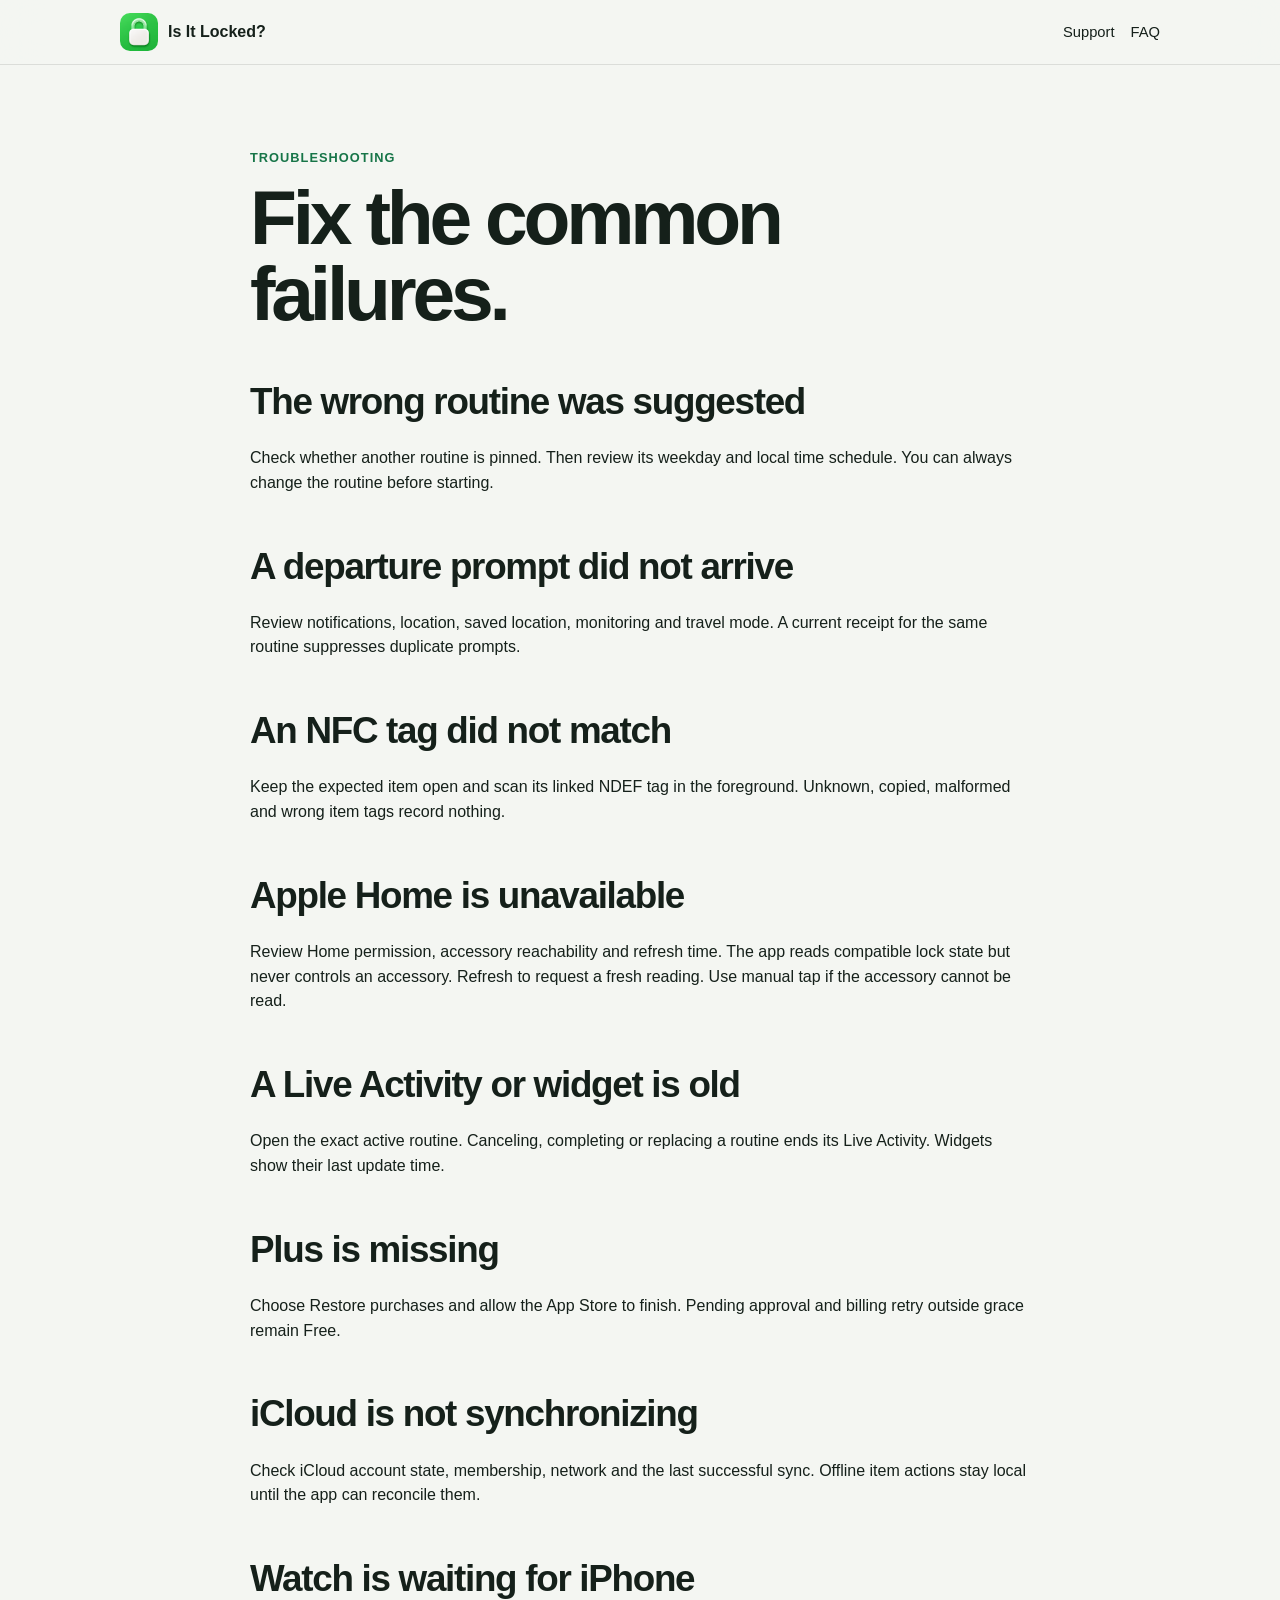
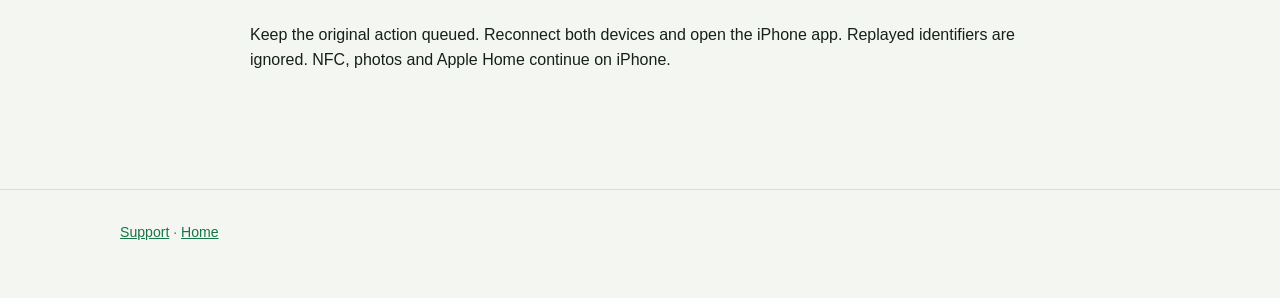
<file: troubleshooting.html>
<!doctype html>
<html lang="en">
<head>
  <meta charset="utf-8">
  <meta name="viewport" content="width=device-width, initial-scale=1">
  <title>Troubleshooting · Is It Locked?</title>
  <meta name="description" content="Troubleshoot routines, reminders, NFC, Apple Home, iCloud, widgets, Live Activities, Watch and purchases.">
  <link rel="canonical" href="https://victorhumenhuk.github.io/isitlocked-support/troubleshooting.html">
  <link rel="stylesheet" href="assets/site.css">
</head>
<body>
  <header class="site-header"><nav class="wrap nav" aria-label="Primary"><a class="brand" href="index.html"><img src="assets/app-icon.png" alt=""><span>Is It Locked?</span></a><div class="links"><a href="support.html">Support</a><a href="faq.html">FAQ</a></div></nav></header>
  <main class="wrap page">
    <p class="eyebrow">Troubleshooting</p>
    <h1>Fix the common failures.</h1>
    <h2>The wrong routine was suggested</h2><p>Check whether another routine is pinned. Then review its weekday and local time schedule. You can always change the routine before starting.</p>
    <h2>A departure prompt did not arrive</h2><p>Review notifications, location, saved location, monitoring and travel mode. A current receipt for the same routine suppresses duplicate prompts.</p>
    <h2>An NFC tag did not match</h2><p>Keep the expected item open and scan its linked NDEF tag in the foreground. Unknown, copied, malformed and wrong item tags record nothing.</p>
    <h2>Apple Home is unavailable</h2><p>Review Home permission, accessory reachability and refresh time. The app reads compatible lock state but never controls an accessory. Refresh to request a fresh reading. Use manual tap if the accessory cannot be read.</p>
    <h2>A Live Activity or widget is old</h2><p>Open the exact active routine. Canceling, completing or replacing a routine ends its Live Activity. Widgets show their last update time.</p>
    <h2>Plus is missing</h2><p>Choose Restore purchases and allow the App Store to finish. Pending approval and billing retry outside grace remain Free.</p>
    <h2>iCloud is not synchronizing</h2><p>Check iCloud account state, membership, network and the last successful sync. Offline item actions stay local until the app can reconcile them.</p>
    <h2>Watch is waiting for iPhone</h2><p>Keep the original action queued. Reconnect both devices and open the iPhone app. Replayed identifiers are ignored. NFC, photos and Apple Home continue on iPhone.</p>
  </main>
  <footer><div class="wrap"><a href="support.html">Support</a> · <a href="index.html">Home</a></div></footer>
</body>
</html>
</file>
<file: assets/site.css>
:root {
  color-scheme: light dark;
  --canvas: #f4f6f2;
  --surface: rgba(255, 255, 255, 0.82);
  --text: #15201a;
  --muted: #5e6b63;
  --green: #2f9d63;
  --green-deep: #177548;
  --line: rgba(21, 32, 26, 0.11);
  font-family: -apple-system, BlinkMacSystemFont, "SF Pro Text", "Helvetica Neue", sans-serif;
}

* { box-sizing: border-box; }
body { margin: 0; background: var(--canvas); color: var(--text); line-height: 1.55; }
a { color: var(--green-deep); }
.wrap { width: min(1040px, calc(100% - 36px)); margin-inline: auto; }
.site-header { position: sticky; top: 0; z-index: 10; border-bottom: 1px solid var(--line); background: color-mix(in srgb, var(--canvas) 84%, transparent); backdrop-filter: blur(20px); }
.nav { min-height: 64px; display: flex; align-items: center; justify-content: space-between; gap: 20px; }
.brand { display: inline-flex; align-items: center; gap: 10px; color: inherit; text-decoration: none; font-weight: 700; }
.brand img { width: 38px; height: 38px; border-radius: 10px; }
.links { display: flex; flex-wrap: wrap; gap: 16px; font-size: 0.92rem; }
.links a { color: inherit; text-decoration: none; }
.hero { padding: 92px 0 64px; display: grid; grid-template-columns: 1.35fr 0.65fr; gap: 56px; align-items: center; }
.eyebrow { color: var(--green-deep); font-size: 0.8rem; font-weight: 750; letter-spacing: 0.08em; text-transform: uppercase; }
h1 { margin: 10px 0 18px; max-width: 750px; font-size: clamp(2.7rem, 7vw, 5.6rem); line-height: 0.98; letter-spacing: -0.055em; }
h2 { margin: 0 0 12px; font-size: clamp(1.65rem, 3vw, 2.3rem); letter-spacing: -0.035em; }
h3 { margin-bottom: 6px; }
.lede { max-width: 660px; color: var(--muted); font-size: 1.18rem; }
.status { display: inline-flex; gap: 8px; align-items: center; margin-top: 18px; padding: 9px 13px; border: 1px solid var(--line); border-radius: 999px; background: var(--surface); font-size: 0.9rem; }
.status::before { content: ""; width: 8px; height: 8px; border-radius: 50%; background: #d08a20; }
.store-link { display: inline-flex; align-items: center; min-height: 48px; margin-top: 18px; padding: 12px 22px; border-radius: 999px; background: var(--green-deep); color: #fff; font-weight: 700; text-decoration: none; }
.store-link:focus-visible { outline: 3px solid var(--green); outline-offset: 3px; }
.icon-card { padding: 24px; border: 1px solid var(--line); border-radius: 34px; background: var(--surface); box-shadow: 0 24px 70px rgba(22, 52, 33, 0.12); }
.icon-card img { display: block; width: 100%; border-radius: 25%; }
.grid { display: grid; grid-template-columns: repeat(3, 1fr); gap: 18px; padding: 18px 0 72px; }
.card { padding: 24px; border: 1px solid var(--line); border-radius: 24px; background: var(--surface); }
.card h2 { line-height: 1.15; }
.card p { margin-bottom: 0; color: var(--muted); }
.price { font-size: 1.5rem; font-weight: 750; }
.page { max-width: 780px; padding: 70px 0 100px; }
.page h1 { font-size: clamp(2.6rem, 7vw, 4.8rem); }
.page h2 { margin-top: 42px; }
.page li { margin-bottom: 8px; }
.notice { padding: 18px; border-left: 4px solid var(--green); background: var(--surface); border-radius: 6px 18px 18px 6px; }
footer { padding: 32px 0 54px; border-top: 1px solid var(--line); color: var(--muted); font-size: 0.88rem; }

@media (max-width: 760px) {
  .hero { grid-template-columns: 1fr; padding-top: 56px; }
  .icon-card { width: min(280px, 80%); }
  .grid { grid-template-columns: 1fr; }
  .links { display: none; }
}

@media (prefers-reduced-motion: reduce) { * { scroll-behavior: auto !important; } }
@media (prefers-contrast: more) { :root { --line: rgba(0, 0, 0, 0.35); --muted: #39443d; } }
@media (prefers-color-scheme: dark) {
  :root { --canvas: #101411; --surface: rgba(31, 38, 33, 0.88); --text: #f1f5f2; --muted: #b1bcb4; --green-deep: #67d49a; --line: rgba(255, 255, 255, 0.13); }
  .store-link { background: #177548; }
  .icon-card { box-shadow: 0 24px 70px rgba(0, 0, 0, 0.35); }
}
</file>
